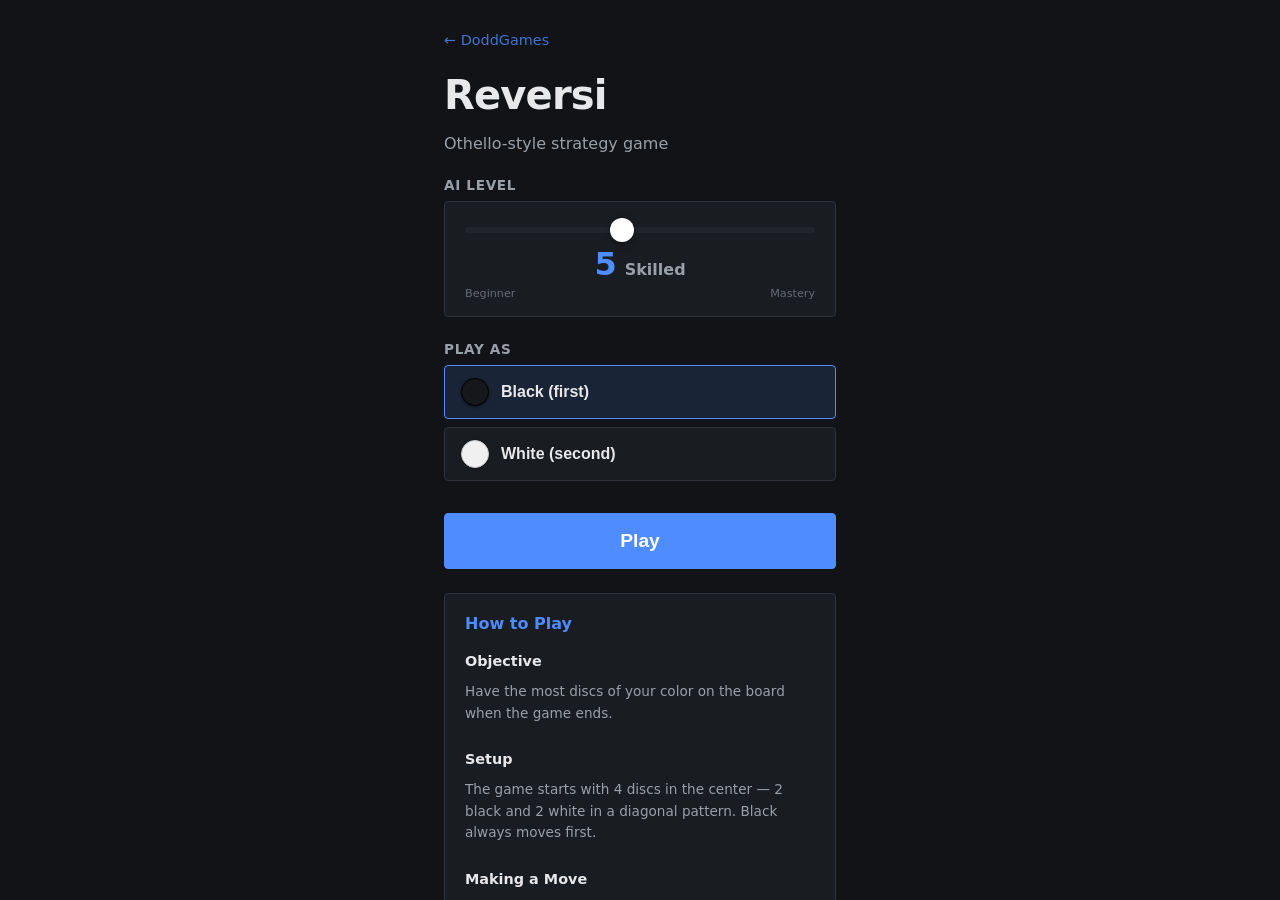
<file: reversi/index.html>
<!DOCTYPE html>
<html lang="en">
<head>
    <meta charset="UTF-8">
    <meta name="viewport" content="width=device-width, initial-scale=1.0, maximum-scale=1.0, user-scalable=no, viewport-fit=cover">
    <meta name="theme-color" content="#111316">
    <title>Reversi — DoddGames</title>
    <link rel="stylesheet" href="/reversi/styles.css">
</head>
<body>
    <div class="app">
        <!-- ═══════════ MENU SCREEN ═══════════ -->
        <div id="screen-menu" class="screen active">
            <div class="menu-screen">
                <a href="/" class="back-link">&larr; DoddGames</a>
                <h1 class="title">Reversi</h1>
                <p class="subtitle">Othello-style strategy game</p>

                <div class="menu-section">
                    <label class="menu-label">AI Level</label>
                    <div class="level-slider-container">
                        <input type="range" id="level-slider" class="level-slider" min="1" max="10" value="5" step="1">
                        <div class="level-display">
                            <span class="level-number" id="level-number">5</span>
                            <span class="level-name" id="level-label">Skilled</span>
                        </div>
                        <div class="level-range-labels">
                            <span>Beginner</span>
                            <span>Mastery</span>
                        </div>
                    </div>
                </div>

                <div class="menu-section">
                    <label class="menu-label">Play as</label>
                    <div class="color-picker" id="color-picker">
                        <button class="color-btn selected" data-color="black">
                            <span class="piece piece-black"></span> Black (first)
                        </button>
                        <button class="color-btn" data-color="white">
                            <span class="piece piece-white"></span> White (second)
                        </button>
                    </div>
                </div>

                <button class="btn btn-primary btn-play" id="btn-play">Play</button>

                <div class="menu-section rules-section">
                    <h3>How to Play</h3>

                    <h4>Objective</h4>
                    <p>Have the most discs of your color on the board when the game ends.</p>

                    <h4>Setup</h4>
                    <p>The game starts with 4 discs in the center — 2 black and 2 white in a diagonal pattern. Black always moves first.</p>

                    <h4>Making a Move</h4>
                    <p>On your turn, place a disc on an empty square so that it <strong>outflanks</strong> one or more of your opponent's discs. Outflanking means your new disc and an existing disc of your color form a straight line (horizontal, vertical, or diagonal) with one or more opponent discs in between.</p>
                    <p>All outflanked discs are flipped to your color. You can flip in multiple directions with a single move.</p>
                    <p>Semi-transparent dots show your valid moves. If you have no valid moves, your turn is skipped.</p>

                    <h4>Game End</h4>
                    <p>The game ends when neither player can move — usually when the board is full. The player with the most discs wins.</p>

                    <h4>Strategy Tips</h4>
                    <ul>
                        <li><strong>Corners are king</strong> — corner discs can never be flipped. Claim them early.</li>
                        <li><strong>Avoid X-squares</strong> — the squares diagonally adjacent to corners often give your opponent the corner.</li>
                        <li><strong>Edges are strong</strong> — edge discs are hard to flip and help you control the board.</li>
                        <li><strong>Mobility matters</strong> — having more available moves gives you flexibility. Don't flip too many discs early.</li>
                        <li><strong>Use Hint</strong> — tap the Hint button during gameplay to see a recommended move highlighted in gold.</li>
                    </ul>
                </div>
            </div>
        </div>

        <!-- ═══════════ GAME SCREEN ═══════════ -->
        <div id="screen-game" class="screen">
            <div class="game-layout">
                <!-- Top bar: scores -->
                <div class="score-bar">
                    <div class="score-item score-black">
                        <span class="piece piece-black piece-sm"></span>
                        <span class="score-count" id="score-black">2</span>
                    </div>
                    <div class="turn-indicator" id="turn-indicator">
                        <span class="piece piece-sm" id="turn-piece"></span>
                        <span id="turn-text">Your turn</span>
                    </div>
                    <div class="score-item score-white">
                        <span class="piece piece-white piece-sm"></span>
                        <span class="score-count" id="score-white">2</span>
                    </div>
                </div>

                <!-- Board -->
                <div class="board-container">
                    <div class="board" id="board"></div>
                </div>

                <!-- Hint explanation -->
                <div class="hint-bar" id="hint-bar" style="display:none"></div>

                <!-- Action bar -->
                <div class="action-bar">
                    <button class="btn btn-action" id="btn-hint">Hint</button>
                    <button class="btn btn-action" id="btn-undo">Undo</button>
                    <button class="btn btn-action" id="btn-new">New Game</button>
                    <button class="btn btn-action" id="btn-quit">Menu</button>
                </div>
            </div>
        </div>

        <!-- ═══════════ PAUSE OVERLAY ═══════════ -->
        <div class="overlay" id="overlay-pause">
            <div class="overlay-box">
                <h2>Paused</h2>
                <p style="color:var(--text-dim);">Press Escape or click Resume to continue</p>
                <div class="overlay-actions">
                    <button class="btn btn-primary" id="btn-resume">Resume</button>
                    <button class="btn" id="btn-pause-quit">Menu</button>
                </div>
            </div>
        </div>

        <!-- ═══════════ GAME OVER OVERLAY ═══════════ -->
        <div class="overlay" id="overlay-gameover">
            <div class="overlay-box">
                <h2 id="gameover-title">Game Over</h2>
                <p id="gameover-message"></p>
                <div class="gameover-scores">
                    <div class="go-score">
                        <span class="piece piece-black"></span>
                        <span id="go-black">0</span>
                    </div>
                    <div class="go-score">
                        <span class="piece piece-white"></span>
                        <span id="go-white">0</span>
                    </div>
                </div>
                <div class="overlay-actions">
                    <button class="btn btn-primary" id="btn-rematch">Play Again</button>
                    <button class="btn" id="btn-go-menu">Menu</button>
                </div>
            </div>
        </div>
    </div>

    <script src="/reversi/app.js"></script>
</body>
</html>
</file>
<file: reversi/styles.css>
/* ==============================================================
   Reversi — Styles
   High-resolution, mobile-friendly board game UI
   ============================================================== */

*, *::before, *::after { box-sizing: border-box; margin: 0; padding: 0; }

:root {
    --bg: #111316;
    --surface: #191c21;
    --surface-2: #21252b;
    --border: #2c313a;
    --border-strong: #3a414c;
    --text: #e8e8ea;
    --text-dim: #9aa0a8;
    --accent: #4f8cff;
    --accent-press: #3f78e0;
    --accent-soft: rgba(79,140,255,0.14);
    --good: #3fb950;
    --bad: #f04747;
    --warn: #d6932b;
    --radius: 4px;
    --font: system-ui,-apple-system,'Segoe UI',Roboto,Helvetica,Arial,sans-serif;

    /* Reversi-specific */
    --bg-surface: var(--surface);
    --border-light: var(--border-strong);
    --bg-cell: #2b3640;
    --bg-cell-hover: #36434f;
    --black-disc: #15171a;
    --white-disc: #f0f0f0;
    --valid-dot: rgba(255, 255, 255, 0.28);
    --flip-speed: 0.4s;
    --radius-lg: 6px;
}

html, body {
    height: 100%;
    background: var(--bg);
    color: var(--text);
    font-family: var(--font);
    overflow: hidden;
    -webkit-tap-highlight-color: transparent;
}

.app {
    height: 100%;
    display: flex;
    flex-direction: column;
}

/* ── Screens ─────────────────────────────────── */

.screen { display: none; height: 100%; }
.screen.active { display: flex; }

/* ── Menu ────────────────────────────────────── */

.menu-screen {
    width: 100%;
    max-width: 440px;
    margin: 0 auto;
    padding: 2rem 1.5rem;
    overflow-y: auto;
    display: flex;
    flex-direction: column;
    gap: 1.5rem;
}

.back-link {
    color: var(--accent);
    text-decoration: none;
    font-size: 0.9rem;
    opacity: 0.8;
    transition: opacity 0.2s;
    align-self: flex-start;
}
.back-link:hover { opacity: 1; text-decoration: underline; }

.title {
    font-size: 2.5rem;
    font-weight: 700;
    letter-spacing: -0.02em;
    color: var(--text);
}
.subtitle { color: var(--text-dim); font-size: 1rem; margin-top: -0.5rem; }

.menu-section { display: flex; flex-direction: column; gap: 0.5rem; }
.menu-label { font-size: 0.85rem; font-weight: 600; color: var(--text-dim); text-transform: uppercase; letter-spacing: 0.05em; }

.difficulty-picker, .color-picker { display: flex; flex-direction: column; gap: 0.5rem; }

.diff-btn, .color-btn {
    background: var(--bg-surface);
    border: 1px solid var(--border);
    border-radius: var(--radius);
    padding: 0.75rem 1rem;
    color: var(--text);
    cursor: pointer;
    text-align: left;
    transition: border-color 0.2s, background 0.2s;
    display: flex;
    flex-direction: column;
    gap: 0.15rem;
}
.diff-btn:hover, .color-btn:hover { border-color: var(--accent); }
.diff-btn.selected, .color-btn.selected { border-color: var(--accent); background: var(--accent-soft); }
.diff-name { font-weight: 600; font-size: 1rem; }
.diff-desc { font-size: 0.8rem; color: var(--text-dim); }

/* Level slider */
.level-slider-container {
    background: var(--bg-surface);
    border: 1px solid var(--border);
    border-radius: var(--radius);
    padding: 1rem 1.25rem;
}
.level-slider {
    -webkit-appearance: none;
    appearance: none;
    width: 100%;
    height: 6px;
    border-radius: var(--radius);
    background: var(--surface-2);
    outline: none;
    margin: 0.5rem 0;
}
.level-slider::-webkit-slider-thumb {
    -webkit-appearance: none;
    width: 24px;
    height: 24px;
    border-radius: 50%;
    background: #fff;
    box-shadow: 0 2px 6px rgba(0,0,0,0.4);
    cursor: pointer;
}
.level-slider::-moz-range-thumb {
    width: 24px;
    height: 24px;
    border-radius: 50%;
    background: #fff;
    box-shadow: 0 2px 6px rgba(0,0,0,0.4);
    cursor: pointer;
    border: none;
}
.level-display {
    display: flex;
    align-items: baseline;
    gap: 0.5rem;
    justify-content: center;
    margin-top: 0.25rem;
}
.level-number {
    font-size: 2rem;
    font-weight: 800;
    color: var(--accent);
}
.level-name {
    font-size: 1rem;
    font-weight: 600;
    color: var(--text-dim);
}
.level-range-labels {
    display: flex;
    justify-content: space-between;
    font-size: 0.7rem;
    color: var(--text-dim);
    opacity: 0.6;
    margin-top: 0.25rem;
}

.color-btn {
    flex-direction: row;
    align-items: center;
    gap: 0.75rem;
    font-weight: 600;
    font-size: 1rem;
}

.btn {
    padding: 12px 24px;
    border: 1px solid var(--border);
    border-radius: var(--radius);
    background: var(--bg-surface);
    color: var(--text);
    font-size: 1rem;
    font-weight: 600;
    cursor: pointer;
    transition: background 0.2s, border-color 0.2s;
}
.btn:hover { background: var(--surface-2); border-color: var(--accent); }
.btn:disabled { opacity: 0.4; cursor: default; }
.btn-primary { background: var(--accent); border-color: var(--accent); color: #fff; }
.btn-primary:hover { background: var(--accent-press); border-color: var(--accent-press); }
.btn-play { width: 100%; padding: 16px; font-size: 1.2rem; margin-top: 0.5rem; }

.rules-section {
    background: var(--bg-surface);
    border-radius: var(--radius);
    padding: 1.25rem;
    border: 1px solid var(--border);
}
.rules-section h3 { font-size: 1rem; margin-bottom: 0.75rem; color: var(--accent); }
.rules-section h4 { font-size: 0.9rem; font-weight: 700; color: var(--text); margin-top: 0.75rem; margin-bottom: 0.25rem; }
.rules-section h4:first-of-type { margin-top: 0; }
.rules-section p { font-size: 0.85rem; color: var(--text-dim); line-height: 1.6; margin-bottom: 0.4rem; }
.rules-section ul { font-size: 0.85rem; color: var(--text-dim); line-height: 1.7; padding-left: 1.2rem; margin-top: 0.25rem; }
.rules-section li { margin-bottom: 0.3rem; }
.rules-section strong { color: var(--text); }

/* ── Pieces ──────────────────────────────────── */

.piece {
    display: inline-block;
    width: 28px;
    height: 28px;
    border-radius: 50%;
    flex-shrink: 0;
}
.piece-sm { width: 20px; height: 20px; }

.piece-black {
    background: var(--black-disc);
    border: 1px solid #000;
    box-shadow: 0 1px 3px rgba(0,0,0,0.5);
}
.piece-white {
    background: var(--white-disc);
    border: 1px solid #c8c8c8;
    box-shadow: 0 1px 3px rgba(0,0,0,0.3);
}

/* ── Game Layout ─────────────────────────────── */

.game-layout {
    display: flex;
    flex-direction: column;
    height: 100%;
    align-items: center;
    padding: 0.5rem;
    gap: 0.5rem;
}

/* ── Score Bar ───────────────────────────────── */

.score-bar {
    display: flex;
    align-items: center;
    justify-content: space-between;
    width: 100%;
    max-width: 500px;
    padding: 0.6rem 1rem;
    background: var(--bg-surface);
    border-radius: var(--radius);
    border: 1px solid var(--border);
}

.score-item {
    display: flex;
    align-items: center;
    gap: 0.5rem;
}
.score-count {
    font-size: 1.5rem;
    font-weight: 800;
    font-variant-numeric: tabular-nums;
    min-width: 2ch;
    text-align: center;
}

.turn-indicator {
    display: flex;
    align-items: center;
    gap: 0.4rem;
    font-size: 0.85rem;
    font-weight: 600;
    color: var(--text-dim);
    padding: 0.3rem 0.8rem;
    border-radius: var(--radius);
    background: var(--surface-2);
}

.thinking-pulse {
    animation: pulse 1s ease-in-out infinite;
}
@keyframes pulse {
    0%, 100% { opacity: 0.5; }
    50% { opacity: 1; }
}

/* ── Board ───────────────────────────────────── */

.board-container {
    flex: 1;
    display: flex;
    align-items: center;
    justify-content: center;
    width: 100%;
    padding: 0.5rem;
}

.board {
    display: grid;
    grid-template-columns: repeat(8, 1fr);
    grid-template-rows: repeat(8, 1fr);
    gap: 2px;
    background: var(--border);
    border: 3px solid var(--border-strong);
    border-radius: var(--radius);
    box-shadow: 0 4px 20px rgba(0,0,0,0.4);
    width: min(90vw, 85vh - 120px, 500px);
    height: min(90vw, 85vh - 120px, 500px);
    padding: 2px;
}

.cell {
    background: var(--bg-cell);
    border-radius: var(--radius);
    display: flex;
    align-items: center;
    justify-content: center;
    cursor: default;
    position: relative;
    transition: background 0.15s;
}

.cell.valid {
    cursor: pointer;
}
.cell.valid::after {
    content: '';
    width: 30%;
    height: 30%;
    border-radius: 50%;
    background: var(--valid-dot);
    transition: transform 0.15s;
}
.cell.valid:hover {
    background: var(--bg-cell-hover);
}
.cell.valid:hover::after {
    transform: scale(1.4);
    background: rgba(255, 255, 255, 0.5);
}

.cell.hint-cell {
    box-shadow: inset 0 0 0 3px var(--accent);
}

/* ── Board Discs ─────────────────────────────── */

.disc {
    width: 80%;
    height: 80%;
    border-radius: 50%;
    position: absolute;
    perspective: 200px;
}

.disc-inner {
    width: 100%;
    height: 100%;
    border-radius: 50%;
    position: relative;
    transform-style: preserve-3d;
    transition: transform var(--flip-speed) ease-in-out;
}

.disc-face {
    position: absolute;
    width: 100%;
    height: 100%;
    border-radius: 50%;
    backface-visibility: hidden;
}

.disc-black {
    background: var(--black-disc);
    border: 1px solid #000;
    box-shadow: 0 2px 5px rgba(0,0,0,0.55);
}
.disc-white {
    background: var(--white-disc);
    border: 1px solid #c8c8c8;
    box-shadow: 0 2px 5px rgba(0,0,0,0.3);
    transform: rotateY(180deg);
}

/* Flip states */
.disc.black .disc-inner { transform: rotateY(0deg); }
.disc.white .disc-inner { transform: rotateY(180deg); }

/* Place animation */
.disc.place {
    animation: discPlace 0.25s ease-out;
}
@keyframes discPlace {
    0% { transform: scale(0); opacity: 0; }
    60% { transform: scale(1.15); }
    100% { transform: scale(1); opacity: 1; }
}

/* Last-move indicator */
.cell.last-move::before {
    content: '';
    position: absolute;
    width: 18%;
    height: 18%;
    border-radius: 50%;
    background: var(--accent);
    z-index: 2;
    opacity: 0.9;
}

/* ── Hint Bar ────────────────────────────────── */

.hint-bar {
    width: 100%;
    max-width: 500px;
    padding: 0.6rem 0.9rem;
    background: var(--accent-soft);
    border: 1px solid var(--accent);
    border-radius: var(--radius);
    font-size: 0.82rem;
    color: var(--text);
    line-height: 1.5;
    animation: hintFadeIn 0.3s ease-out;
}
.hint-bar strong { color: var(--accent); }
@keyframes hintFadeIn {
    from { opacity: 0; transform: translateY(4px); }
    to { opacity: 1; transform: translateY(0); }
}

/* ── Action Bar ──────────────────────────────── */

.action-bar {
    display: flex;
    gap: 0.4rem;
    width: 100%;
    max-width: 500px;
    padding: 0.3rem 0;
}
.btn-action {
    flex: 1;
    padding: 10px 6px;
    font-size: 0.85rem;
    border-radius: var(--radius);
}

/* ── Game Over Overlay ───────────────────────── */

.overlay {
    display: none;
    position: fixed;
    inset: 0;
    background: rgba(0,0,0,0.7);
    backdrop-filter: blur(6px);
    z-index: 100;
    align-items: center;
    justify-content: center;
    padding: 1rem;
}
.overlay.active { display: flex; }

.overlay-box {
    background: var(--bg-surface);
    border: 1px solid var(--border-light);
    border-radius: var(--radius-lg);
    padding: 2rem;
    text-align: center;
    max-width: 360px;
    width: 100%;
    box-shadow: 0 8px 40px rgba(0,0,0,0.4);
}
.overlay-box h2 {
    font-size: 1.8rem;
    margin-bottom: 0.5rem;
}
.overlay-box p {
    color: var(--text-dim);
    margin-bottom: 1rem;
    font-size: 1rem;
}

.gameover-scores {
    display: flex;
    justify-content: center;
    gap: 2rem;
    margin: 1.5rem 0;
}
.go-score {
    display: flex;
    align-items: center;
    gap: 0.5rem;
    font-size: 1.8rem;
    font-weight: 800;
}

.overlay-actions {
    display: flex;
    gap: 0.75rem;
    margin-top: 1rem;
}
.overlay-actions .btn { flex: 1; }

/* ── Responsive ──────────────────────────────── */

@media (max-width: 480px) {
    .menu-screen { padding: 1.5rem 1rem; }
    .title { font-size: 2rem; }

    .score-bar { padding: 0.5rem 0.75rem; }
    .score-count { font-size: 1.3rem; }
    .turn-indicator { font-size: 0.75rem; padding: 0.25rem 0.6rem; }

    .btn-action { padding: 8px 4px; font-size: 0.78rem; }

    .overlay-box { padding: 1.5rem; }
    .overlay-box h2 { font-size: 1.4rem; }
    .go-score { font-size: 1.5rem; }
}

@media (min-height: 800px) {
    .game-layout { padding: 1rem 0.5rem; gap: 0.75rem; }
}
</file>
